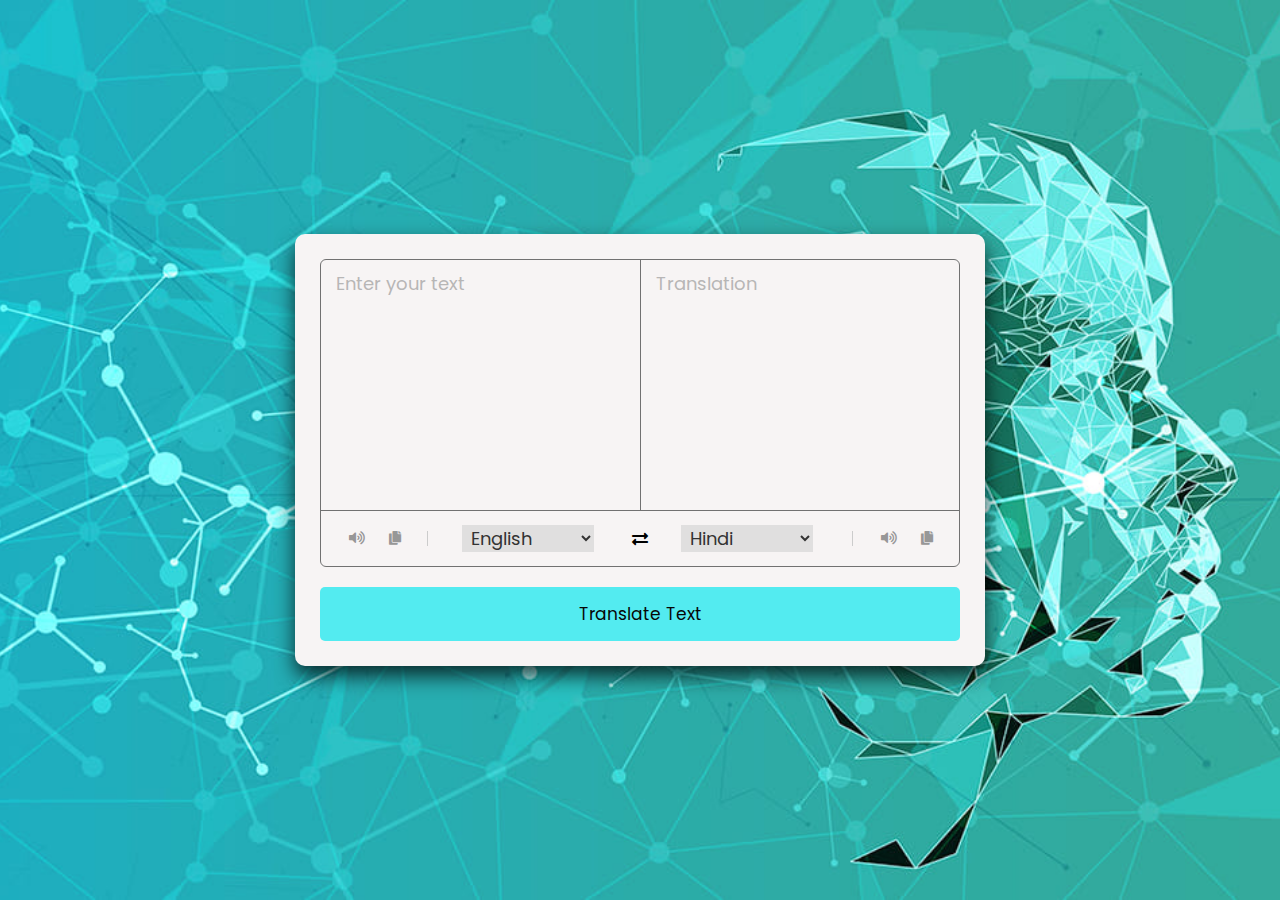
<file: Language Translator/index.html>
<!DOCTYPE html>

<html lang="en" dir="ltr">
  <head>
    <meta charset="utf-8">  
    <title>Language Translator | Shreyansh Dubey</title>
    <meta name="viewport" content="width=device-width, initial-scale=1.0">

    <!-- Font Awesome CDN Link for Icons -->
    <link rel="stylesheet" href="https://cdnjs.cloudflare.com/ajax/libs/font-awesome/5.15.3/css/all.min.css"/>
    
    <!-- CSS file Link -->
    <link rel="stylesheet" href="./style.css">


  </head>

  <body>
    <div class="container">
      <div class="wrapper">

        <div class="text-input">
          <textarea spellcheck="false" class="from-text" placeholder="Enter your text"></textarea>
          <textarea spellcheck="false" readonly disabled class="to-text" placeholder="Translation"></textarea>
        </div>

        <ul class="controls">
          <li class="row from">
            <div class="icons">
              <i id="from" class="fas fa-volume-up"></i>
              <i id="from" class="fas fa-copy"></i>
            </div>
            <select></select>
          </li>

          <li class="exchange"><i class="fas fa-exchange-alt"></i></li>

          <li class="row to">
            <select></select>
            <div class="icons">
              <i id="to" class="fas fa-volume-up"></i>
              <i id="to" class="fas fa-copy"></i>
            </div>
          </li>
        </ul>

      </div>

      <button>Translate Text</button>

    </div>
    
    <!-- JavaScript file attached to the system -->
    <script src="./js/countries.js"></script>
    <script src="./js/script.js"></script>

  </body>
</html>
</file>
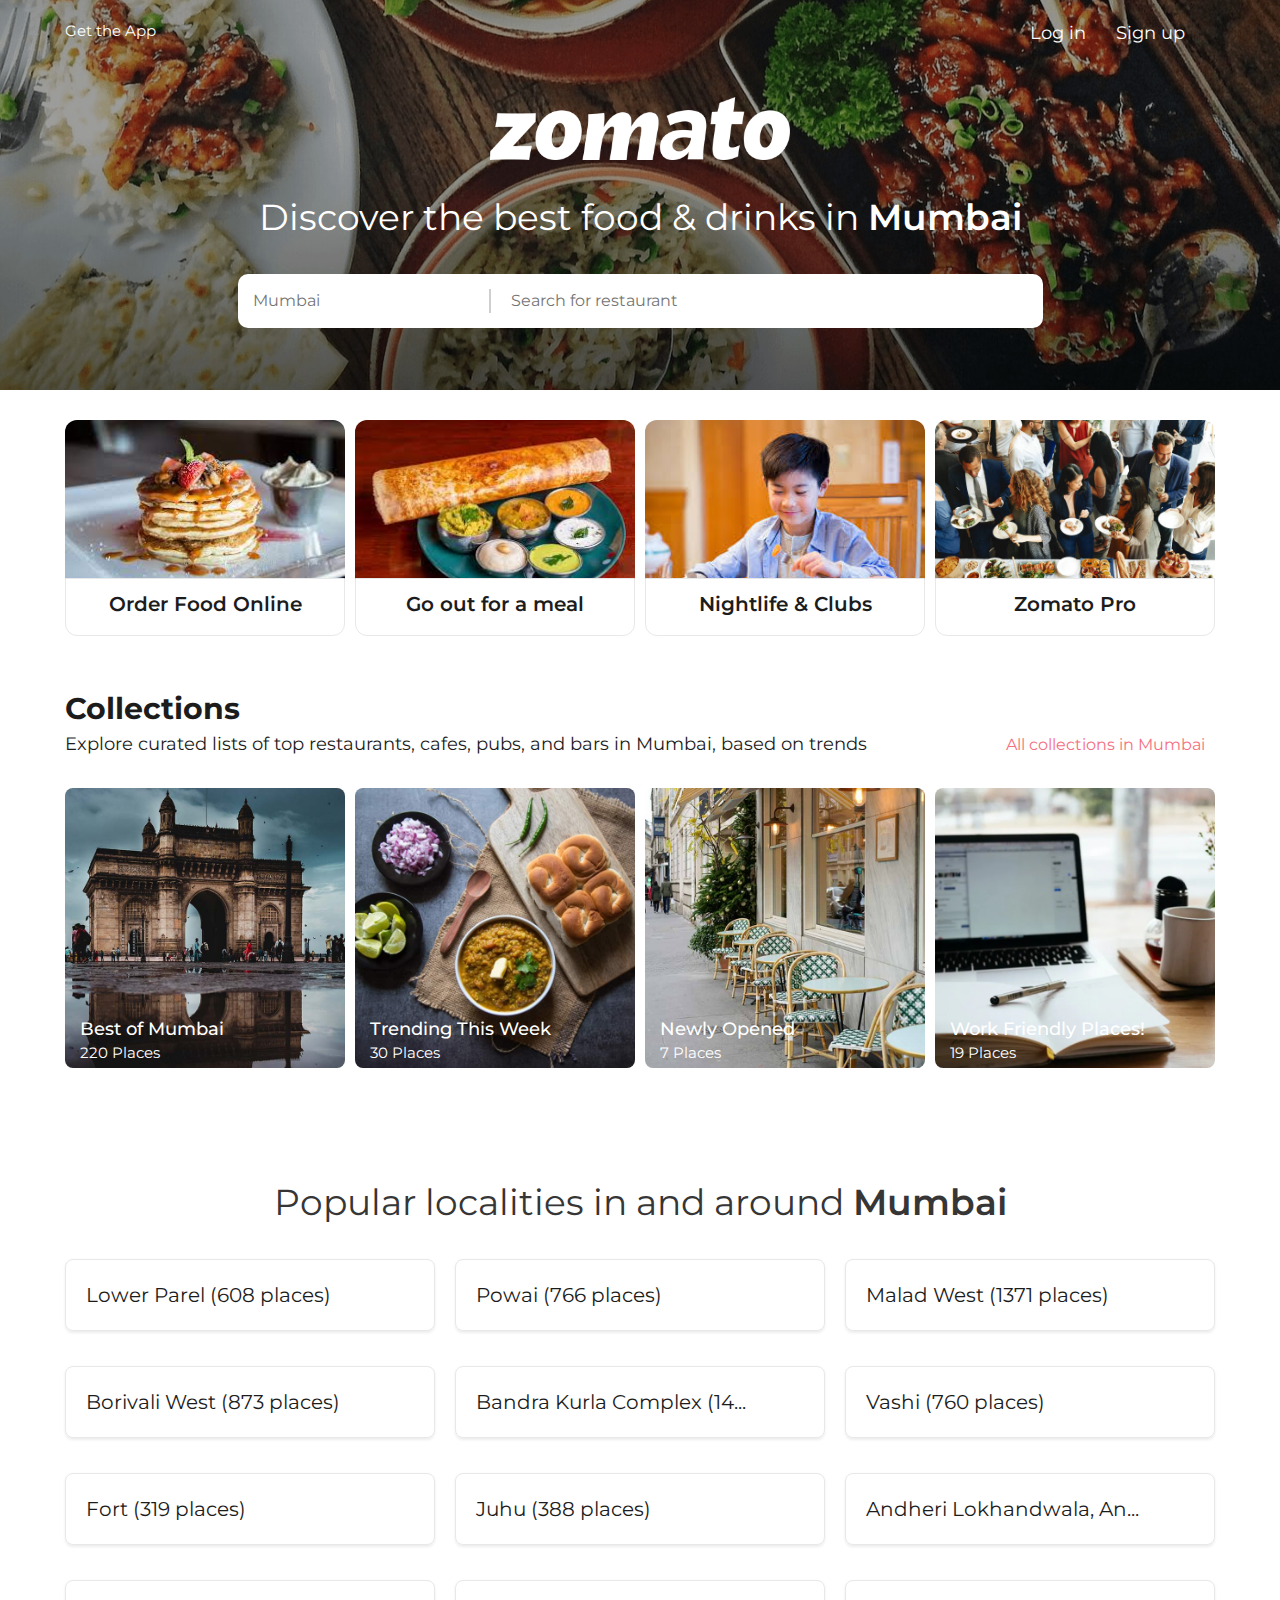
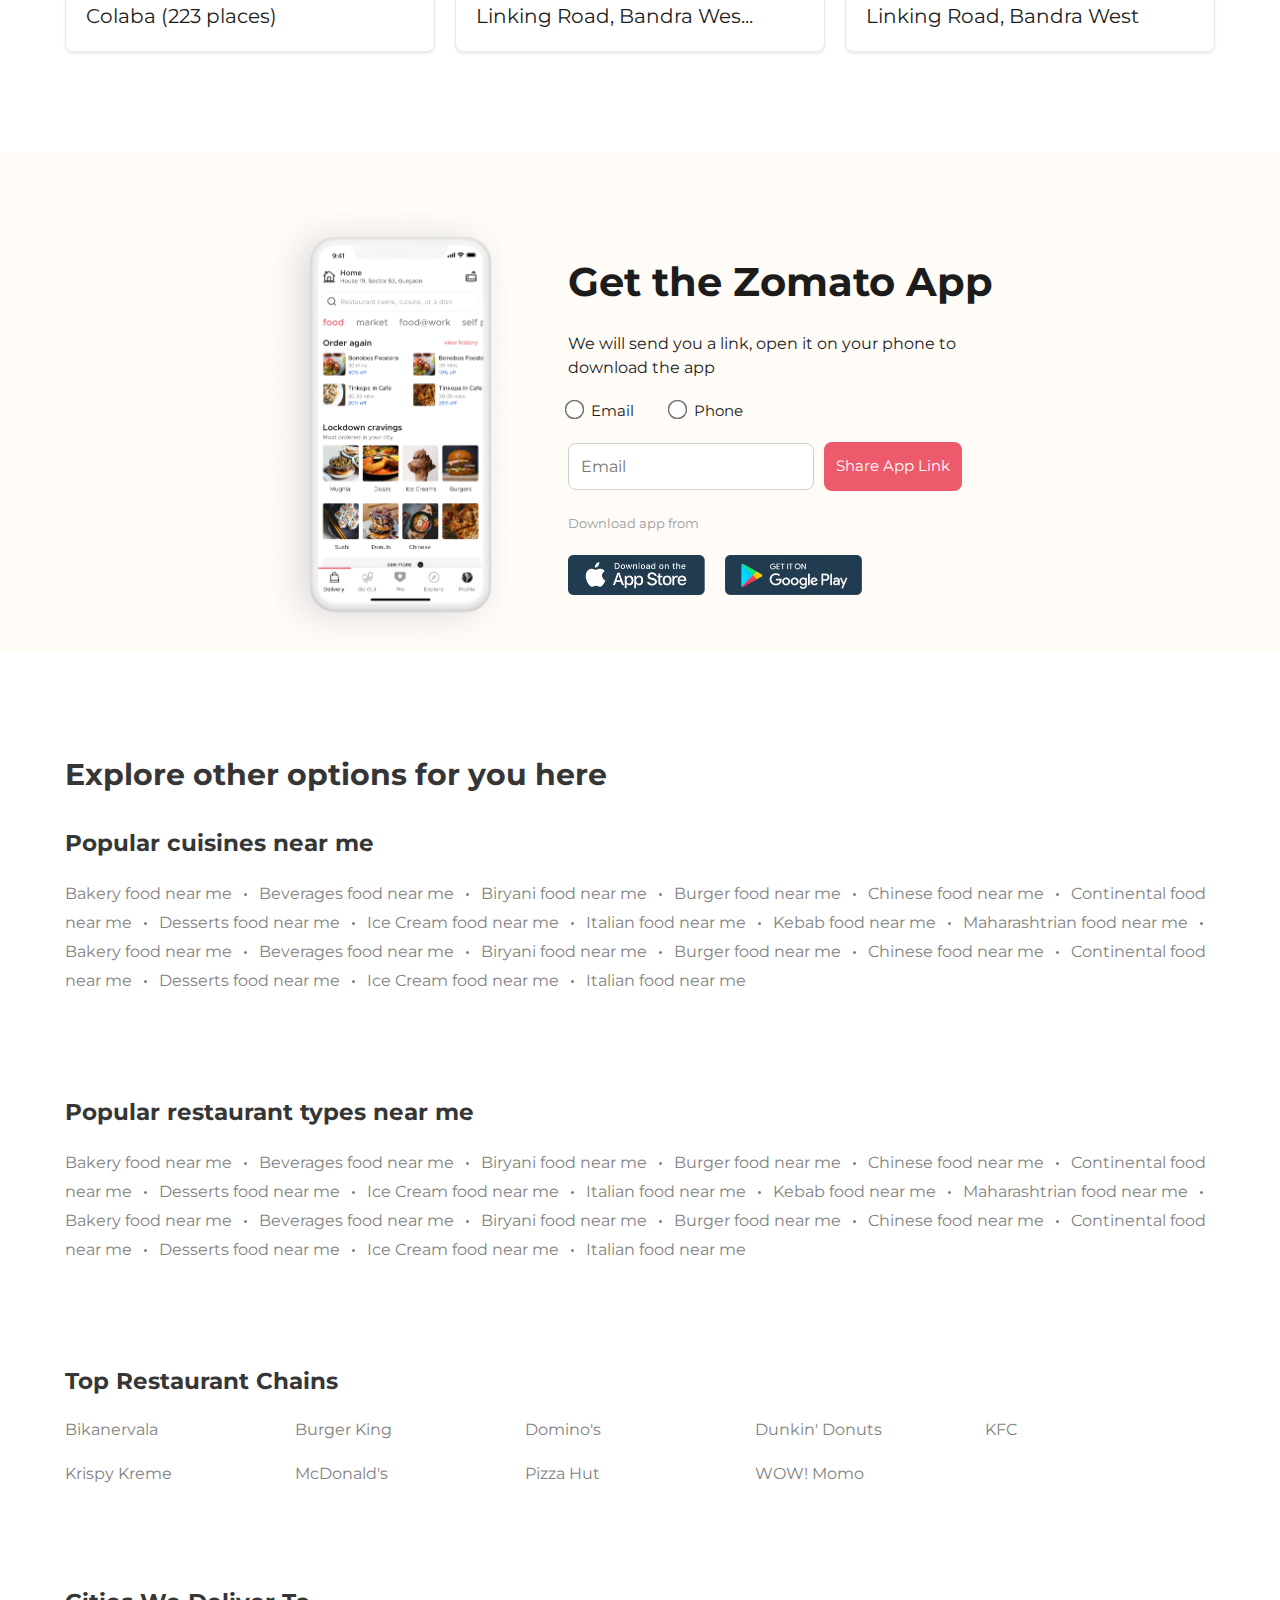
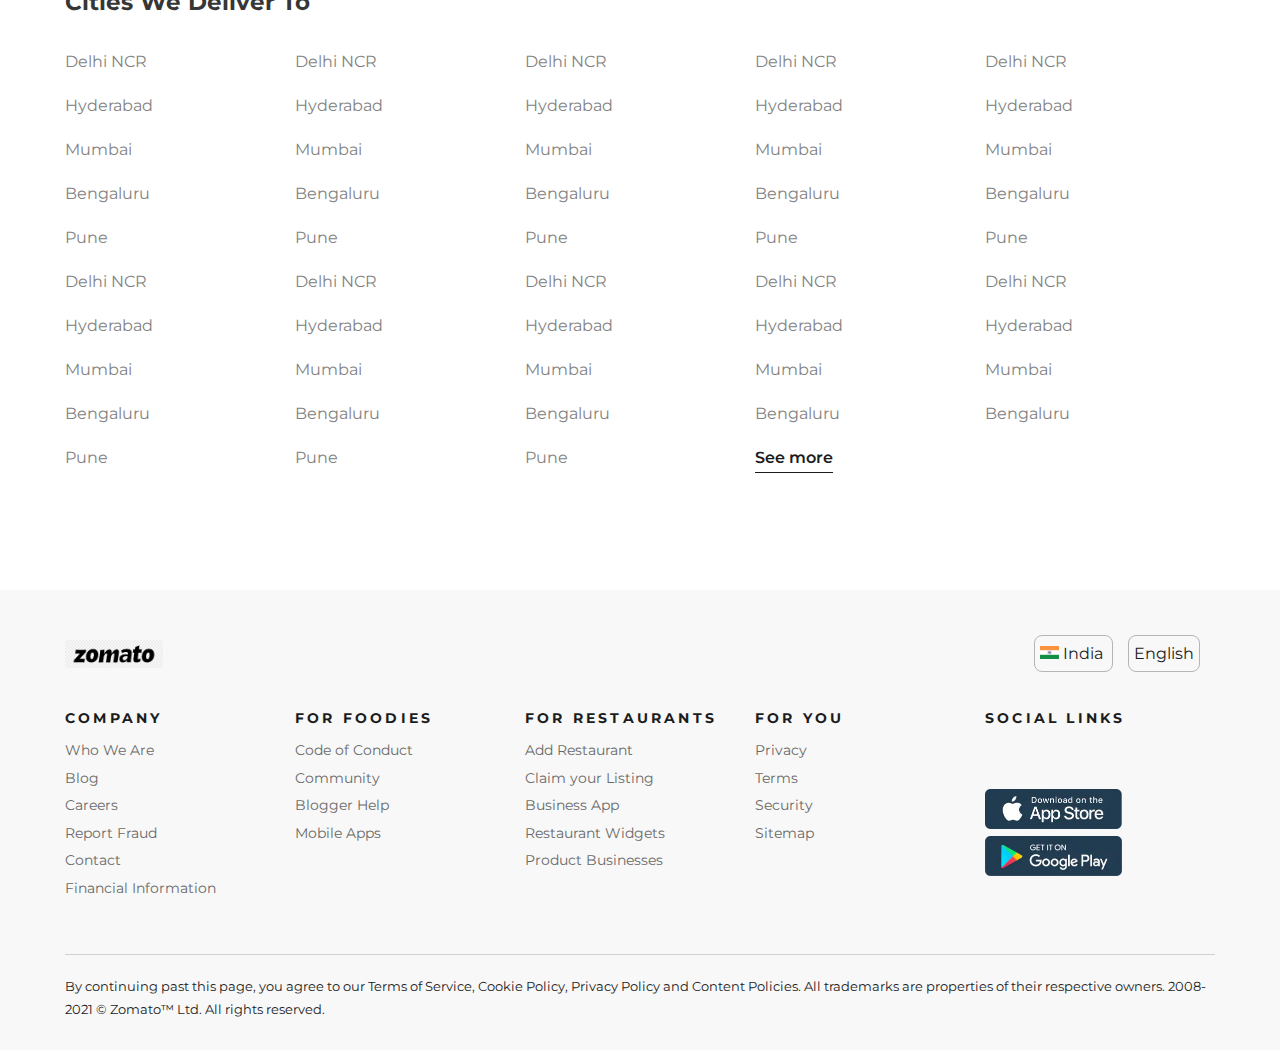
<file: zomato-homepage-clone/index.html>
<!DOCTYPE html>
<html>
<head>
	<meta charset="utf-8">
	<meta name="viewport" content="width=device-width, initial-scale=1.0">
	<title>Zomato | Mumbai</title>
	<link rel="stylesheet" href="https://cdnjs.cloudflare.com/ajax/libs/font-awesome/5.15.2/css/all.min.css" integrity="sha512-HK5fgLBL+xu6dm/Ii3z4xhlSUyZgTT9tuc/hSrtw6uzJOvgRr2a9jyxxT1ely+B+xFAmJKVSTbpM/CuL7qxO8w==" crossorigin="anonymous" />
	<link rel="stylesheet" href="./style.css"/>
<body>
	<!-- Header showcase-->
	<header class="showcase">
		<div class="container">
			<nav>
				<div>
					<a href="#"><i class="fa fa-mobile-alt"></i> Get the App</a>
				</div>
				<div class="right-menu">
					<a href="#">Log in</a>
					<a href="#">Sign up</a>
				</div>
			</nav>
			<div class="hero-text">
				<img src="./images/logo.webp" width="300">
				<h1>Discover the best food & drinks in <span class="bold-place">Mumbai</span></h1>
				<div class="search-bar">
					<div class="search-3">
						<i class="fa fa-map-marker-alt"></i>
						<input type="text" placeholder="Mumbai">
						<i class="fa fa-caret-down"></i>
					</div>
					<div class="search-2">
						<i class="fas fa-search"></i>
						<input type="text" class="search-right" placeholder="Search for restaurant" >				
					</div>
				</div>
			</div>
		</div>
	</header>

	<!-- Order section -->
	<section class="container">
		<div class="order-cat">
			<div class="hover">
				<img src="./images/image1.jpeg">
				<div class="order-title-bg">
					<p class="order-title">Order Food Online</p>
				</div>
			</div>
			<div class="hover">
				<img src="./images/image2.jpeg">
				<div class="order-title-bg">
					<p class="order-title">Go out for a meal</p>
				</div>
			</div>
			<div class="hover">
				<img src="./images/image3.jpeg">
				<div class="order-title-bg">
					<p class="order-title">Nightlife & Clubs</p>
				</div>
			</div>
			<div class="hover">
				<img src="./images/image4.jpg">
				<div class="order-title-bg">
					<p class="order-title">Zomato Pro</p>
				</div>
			</div>
		</div>
	</section>
	
	<!-- Collections -->
	<section class="container">
		<h1>Collections</h1>
		<div class="collections">
			<p>Explore curated lists of top restaurants, cafes, pubs, and bars in Mumbai, based on trends</p>
			<a href="#">All collections in Mumbai <i class="fa fa-caret-right"></i></a>
		</div>
		<div class="collection-grid">
			<div class="collection-box">
				<img src="./images/collection1.jpg">
				<div class="collection-title">
					<h3>Best of Mumbai</h3>
					<p>220 Places <i class="fa fa-caret-right"></i></p>
				</div>
			</div>
			<div class="collection-box">
				<img src="./images/collection2.jpg">
				<div class="collection-title">
					<h3>Trending This Week</h3>
					<p>30 Places <i class="fa fa-caret-right"></i></p>
				</div>
			</div>
			<div class="collection-box">
				<img src="./images/collection3.jpg">
				<div class="collection-title">
					<h3>Newly Opened</h3>
					<p>7 Places <i class="fa fa-caret-right"></i></p>
				</div>
			</div>
			<div class="collection-box">
				<img src="./images/collection4.webp">
				<div class="collection-title">
					<h3>Work Friendly Places!</h3>
					<p>19 Places <i class="fa fa-caret-right"></i></p>
				</div>
			</div>
		</div>
	</section>

	<!-- Localities -->
	<section class="container">
		<h1 class="local-title">Popular localities in and around <span class="bold-place">Mumbai</span></h1>
		<div class="locals-grid">
			<div class="local-box">
				<p>Lower Parel (608 places)</p>
				<i class="fa fa-chevron-right"></i>
			</div>
			<div class="local-box">
				<p>Powai (766 places)</p>
				<i class="fa fa-chevron-right"></i>
			</div>
			<div class="local-box">
				<p>Malad West (1371 places)</p>
				<i class="fa fa-chevron-right"></i>
			</div>
			<div class="local-box">
				<p>Borivali West (873 places)</p>
				<i class="fa fa-chevron-right"></i>
			</div>
			<div class="local-box">
				<p>Bandra Kurla Complex (14...</p>
				<i class="fa fa-chevron-right"></i>
			</div>
			<div class="local-box">
				<p>Vashi (760 places)</p>
				<i class="fa fa-chevron-right"></i>
			</div>
			<div class="local-box">
				<p>Fort (319 places)</p>
				<i class="fa fa-chevron-right"></i>
			</div>
			<div class="local-box">
				<p>Juhu (388 places)</p>
				<i class="fa fa-chevron-right"></i>
			</div>
			<div class="local-box">
				<p>Andheri Lokhandwala, An...</p>
				<i class="fa fa-chevron-right"></i>
			</div>
			<div class="local-box">
				<p>Colaba (223 places)</p>
				<i class="fa fa-chevron-right"></i>
			</div>
			<div class="local-box">
				<p>Linking Road, Bandra Wes...</p>
				<i class="fa fa-chevron-right"></i>
			</div>
			<div class="local-box">
				<p>Linking Road, Bandra West </p>
				<i class="fa fa-chevron-right"></i>
			</div>
		</div>
	</section>

	<!-- Get zomato app -->
	<section class="zom-app">
		<img src="./images/mobile-app.webp" alt="zomato-app">
		<div class="zom-app-right">
			<h1>Get the Zomato App</h1>
			<p>We will send you a link, open it on your phone to download the app</p>
			<div class="radio-btn">
				<label for="email"><input type="radio" id="email" name="app" value="email">Email</label>
				<label for="phone"><input type="radio" id="phone" name="app" value="phone">Phone</label>
			</div>
			<div class="email-phone">
				<input type="text" placeholder="Email">
				<a class="btn-share" href="#">Share App Link</a>
			</div>
			<p class="small-text"><small>Download app from</small></p>
			<div class="app-store">
				<div class="app-image">
					<img src="./images/app-store1.webp">
				</div>
				<div class="app-image">
					<img src="./images/app-store2.webp">
				</div>
			</div>
		</div>
	</section>

	<!-- Explore -->
	<section class="container">
		<h1 class="explore-title">Explore other options for you here</h1>
		<h2 class="explore-title-2">Popular cuisines near me</h2>
		<div class="wrap-links">
			<a href="#">Bakery food near me</a>
			<span class="dot-seperator"></span>
			<a href="#">Beverages food near me</a>
			<span class="dot-seperator"></span>
			<a href="#">Biryani food near me</a>
			<span class="dot-seperator"></span>
			<a href="#">Burger food near me</a>
			<span class="dot-seperator"></span>
			<a href="#">Chinese food near me</a>
			<span class="dot-seperator"></span>
			<a href="#">Continental food near me</a>
			<span class="dot-seperator"></span>
			<a href="#">Desserts food near me</a>
			<span class="dot-seperator"></span>
			<a href="#">Ice Cream food near me</a>
			<span class="dot-seperator"></span>
			<a href="#">Italian food near me</a>
			<span class="dot-seperator"></span>
			<a href="#">Kebab food near me</a>
			<span class="dot-seperator"></span>
			<a href="#">Maharashtrian food near me</a>
			<span class="dot-seperator"></span>
			<a href="#">Bakery food near me</a>
			<span class="dot-seperator"></span>
			<a href="#">Beverages food near me</a>
			<span class="dot-seperator"></span>
			<a href="#">Biryani food near me</a>
			<span class="dot-seperator"></span>
			<a href="#">Burger food near me</a>
			<span class="dot-seperator"></span>
			<a href="#">Chinese food near me</a>
			<span class="dot-seperator"></span>
			<a href="#">Continental food near me</a>
			<span class="dot-seperator"></span>
			<a href="#">Desserts food near me</a>
			<span class="dot-seperator"></span>
			<a href="#">Ice Cream food near me</a>
			<span class="dot-seperator"></span>
			<a href="#">Italian food near me</a>
		</div>
		<h2 class="explore-title-2">Popular restaurant types near me</h2>
		<div class="wrap-links">
			<a href="#">Bakery food near me</a>
			<span class="dot-seperator"></span>
			<a href="#">Beverages food near me</a>
			<span class="dot-seperator"></span>
			<a href="#">Biryani food near me</a>
			<span class="dot-seperator"></span>
			<a href="#">Burger food near me</a>
			<span class="dot-seperator"></span>
			<a href="#">Chinese food near me</a>
			<span class="dot-seperator"></span>
			<a href="#">Continental food near me</a>
			<span class="dot-seperator"></span>
			<a href="#">Desserts food near me</a>
			<span class="dot-seperator"></span>
			<a href="#">Ice Cream food near me</a>
			<span class="dot-seperator"></span>
			<a href="#">Italian food near me</a>
			<span class="dot-seperator"></span>
			<a href="#">Kebab food near me</a>
			<span class="dot-seperator"></span>
			<a href="#">Maharashtrian food near me</a>
			<span class="dot-seperator"></span>
			<a href="#">Bakery food near me</a>
			<span class="dot-seperator"></span>
			<a href="#">Beverages food near me</a>
			<span class="dot-seperator"></span>
			<a href="#">Biryani food near me</a>
			<span class="dot-seperator"></span>
			<a href="#">Burger food near me</a>
			<span class="dot-seperator"></span>
			<a href="#">Chinese food near me</a>
			<span class="dot-seperator"></span>
			<a href="#">Continental food near me</a>
			<span class="dot-seperator"></span>
			<a href="#">Desserts food near me</a>
			<span class="dot-seperator"></span>
			<a href="#">Ice Cream food near me</a>
			<span class="dot-seperator"></span>
			<a href="#">Italian food near me</a>
		</div>
		<h2 class="explore-title-2">Top Restaurant Chains</h2>
		<div class="restraunt-chains">
			<a href="#">Bikanervala</a>
			<a href="#">Burger King</a>
			<a href="#">Domino's</a>
			<a href="#">Dunkin' Donuts</a>
			<a href="#">KFC</a>
			<a href="#">Krispy Kreme</a>
			<a href="#">McDonald's</a>
			<a href="#">Pizza Hut</a>
			<a href="#">WOW! Momo</a>
		</div>
		<h2 class="explore-title-2">Cities We Deliver To</h2>
		<div class="footer-links">
			<ul>
				<li><a href="#">Delhi NCR</a></li>
				<li><a href="#">Hyderabad</a></li>
				<li><a href="#">Mumbai</a></li>
				<li><a href="#">Bengaluru</a></li>
				<li><a href="#">Pune</a></li>
				<li><a href="#">Delhi NCR</a></li>
				<li><a href="#">Hyderabad</a></li>
				<li><a href="#">Mumbai</a></li>
				<li><a href="#">Bengaluru</a></li>
				<li><a href="#">Pune</a></li>
			</ul>
			<ul>
				<li><a href="#">Delhi NCR</a></li>
				<li><a href="#">Hyderabad</a></li>
				<li><a href="#">Mumbai</a></li>
				<li><a href="#">Bengaluru</a></li>
				<li><a href="#">Pune</a></li>
				<li><a href="#">Delhi NCR</a></li>
				<li><a href="#">Hyderabad</a></li>
				<li><a href="#">Mumbai</a></li>
				<li><a href="#">Bengaluru</a></li>
				<li><a href="#">Pune</a></li>
			</ul>
			<ul>
				<li><a href="#">Delhi NCR</a></li>
				<li><a href="#">Hyderabad</a></li>
				<li><a href="#">Mumbai</a></li>
				<li><a href="#">Bengaluru</a></li>
				<li><a href="#">Pune</a></li>
				<li><a href="#">Delhi NCR</a></li>
				<li><a href="#">Hyderabad</a></li>
				<li><a href="#">Mumbai</a></li>
				<li><a href="#">Bengaluru</a></li>
				<li><a href="#">Pune</a></li>
			</ul>
			<ul>
				<li><a href="#">Delhi NCR</a></li>
				<li><a href="#">Hyderabad</a></li>
				<li><a href="#">Mumbai</a></li>
				<li><a href="#">Bengaluru</a></li>
				<li><a href="#">Pune</a></li>
				<li><a href="#">Delhi NCR</a></li>
				<li><a href="#">Hyderabad</a></li>
				<li><a href="#">Mumbai</a></li>
				<li><a href="#">Bengaluru</a></li>
				<li><a href="#" class="last-link">See more</a></li>
			</ul>
			<ul>
				<li><a href="#">Delhi NCR</a></li>
				<li><a href="#">Hyderabad</a></li>
				<li><a href="#">Mumbai</a></li>
				<li><a href="#">Bengaluru</a></li>
				<li><a href="#">Pune</a></li>
				<li><a href="#">Delhi NCR</a></li>
				<li><a href="#">Hyderabad</a></li>
				<li><a href="#">Mumbai</a></li>
				<li><a href="#">Bengaluru</a></li>
			</ul>
		</div>
	</section>
	<!-- Footer -->
	<section class="footer-bar">
		<div class="container">
			<div class="footer-lang">
				<img class="footer-logo" src="./images/zomato logo.png">
				<div class="btn-lang-top">
					<a class="lang-btn" href="#"><img src="./images/india-flag.jpg" height="13px"> India <small><i class="fa fa-chevron-down"></i></small></a>
					<a class="lang-btn" href="#"> <i class="fa fa-globe"></i> English <small><i class="fa fa-chevron-down"></i></small></a>
				</div>
			</div>
			<div class="footer-last-links">
				<ul>
					<li><h4 class="footer-list-title">COMPANY</h4></li>
					<li><a href="#">Who We Are</a></li>
					<li><a href="#">Blog</a></li>
					<li><a href="#">Careers</a></li>
					<li><a href="#">Report Fraud</a></li>
					<li><a href="#">Contact</a></li>
					<li><a href="#">Financial Information</a></li>
				</ul>
				<ul>
					<li><h4 class="footer-list-title">FOR FOODIES</h4></li>
					<li><a href="#">Code of Conduct</a></li>
					<li><a href="#">Community</a></li>
					<li><a href="#">Blogger Help</a></li>
					<li><a href="#">Mobile Apps</a></li>
				</ul>
				<ul>
					<li><h4 class="footer-list-title">FOR RESTAURANTS</h4></li>
					<li><a href="#">Add Restaurant</a></li>
					<li><a href="#">Claim your Listing</a></li>
					<li><a href="#">Business App</a></li>
					<li><a href="#">Restaurant Widgets</a></li>
					<li><a href="#">Product Businesses</a></li>
				</ul>
				<ul>
					<li><h4 class="footer-list-title">FOR YOU</h4></li>
					<li><a href="#">Privacy</a></li>
					<li><a href="#">Terms</a></li>
					<li><a href="#">Security</a></li>
					<li><a href="#">Sitemap</a></li>
				</ul>
				<div>
					<h4 class="footer-list-title">SOCIAL LINKS</h4>
					<div class="footer-social-icons">
						<a href="#"><i class="fab fa-facebook"></i></a>
						<a href="#"><i class="fab fa-twitter"></i></a>
						<a href="#"><i class="fab fa-linkedin"></i></a>
						<a href="#"><i class="fab fa-youtube"></i></a>
						<a href="#"><i class="fab fa-instagram"></i></a>
					</div>
					<div class="footer-app-image">
						<img src="./images/app-store1.webp" width="137px">
						<img src="./images/app-store2.webp" width="137px">
					</div>
				</div>
			</div>
			<div class="footer-copyright">
				<p><small>By continuing past this page, you agree to our Terms of Service, Cookie Policy, Privacy Policy and Content Policies. All trademarks are properties of their respective owners. 2008-2021 © Zomato™ Ltd. All rights reserved.</small></p>
			</div>
		</div>
		
	</section>
</body>
</html>
</file>
<file: Language Translator/style.css>
/* Import Google Font - Poppins */
@import url('https://fonts.googleapis.com/css2?family=Poppins:wght@400;500;600;700&display=swap');
*{
  margin: 0;
  padding: 0;
  box-sizing: border-box;
  font-family: 'Poppins', sans-serif;
}

body{
  display: flex;
  align-items: center;
  justify-content: center;
  padding: 0 10px;
  min-height: 100vh;
  background-size: cover;
  background-position: center;
  background-image: url(./images/background.jpg);
}

.container{
  max-width: 690px;
  width: 100%;
  padding: 25px;
  background: #f7f4f4;
  border-radius: 10px;
  box-shadow: 0 10px 20px rgba(0,0,0,0.75);
}

.wrapper{
  border-radius: 6px;
  border: 1px solid #717171;
}

.wrapper .text-input{
  display: flex;
  border-bottom: 1px solid #717171;
}

.text-input .to-text{
  border-radius: 0px;
  border-left: 1px solid #717171;
}

.text-input textarea{
  height: 250px;
  width: 100%;
  border: none;
  outline: none;
  resize: none;
  background: none;
  font-size: 18px;
  padding: 10px 15px;
  border-radius: 5px;
}

.text-input textarea::placeholder{
  color: #b7b6b6;
}

.controls, li, .icons, .icons i{
  display: flex;
  align-items: center;
  justify-content: space-between;
}
.controls .icons #from{
  height: 35px;
  width: 50px;
  margin-left: .3rem;
  text-align: center;
  cursor: pointer;
  line-height: 35px;
  border-radius: 50%;
  transition: all .3s ease-out;
}
.controls .icons #from:hover{
  background: #606060;
  color: #fff;
  transform: scale(1.05);
}

.controls{
  list-style: none;
  align-items: center;
  padding: 10px 15px;
}
.controls .row .icons{
  width: 35%;
}
.controls .row .icons i{
  width: 50px;
  color: #979797;
  font-size: 14px;
  cursor: pointer;
  transition: transform 0.2s ease;
  justify-content: center;
}
.controls .row.from .icons{
  padding-right: 15px;
  border-right: 1px solid #ccc;
  height: 15px;
}

.controls .row select{
  color: #333;
  border: none;
  outline: none;
  cursor: pointer;
  font-size: 18px;
  background: #e0dfdf;
  margin-right: 5px;
  padding-left: 5px;
}

.controls .row.to .icons{
  padding-left: 15px;
  border-left: 1px solid #ccc;
  height: 15px;
}

.controls .exchange{
  height: 35px;
  width: 35px;
  cursor: pointer;
  line-height: 35px;
  border-radius: 50%;
  align-items: center;
  justify-content: center;
}
.controls .exchange:hover{
  background: #606060;
  color: #fff;
  transform: scale(1.05);
}

.controls .icons #to{
  height: 35px;
  width: 50px;
  margin-left: .3rem;
  text-align: center;
  cursor: pointer;
  line-height: 35px;
  border-radius: 50%;
  transition: all .3s ease-out;
}
.controls .icons #to:hover{
  background: #606060;
  color: #fff;
  transform: scale(1.05);
}



.text-input textarea::-webkit-scrollbar{
  width: 4px;
}
.controls .row select::-webkit-scrollbar{
  width: 8px;
}
.text-input textarea::-webkit-scrollbar-track,
.controls .row select::-webkit-scrollbar-track{
  background: #fff;
}
.text-input textarea::-webkit-scrollbar-thumb{
  background: #ddd;
  border-radius: 8px;
}
.controls .row select::-webkit-scrollbar-thumb{
  background: #999;
  border-radius: 8px;
  border-right: 2px solid #ffffff;
}

.controls i:active{
  transform: scale(0.9);
}
.container button{
  width: 100%;
  padding: 14px;
  outline: none;
  border: none;
  color: rgb(7, 7, 7);
  cursor: pointer;
  margin-top: 20px;
  font-size: 17px;
  border-radius: 5px;
  background: #53ebf0;
}

.container button:hover{
  transition: all .5s ease;
  transform: scale(1.025);
  box-shadow: 0 2px 15px rgba(0, 0, 0, .7);
}


@media (max-width: 660px){
  .container{
    padding: 20px;
  }
  .wrapper .text-input{
    flex-direction: column;
  }
  .text-input .to-text{
    border-left: 0px;
    border-top: 1px solid #ccc;
  }
  .text-input textarea{
    height: 200px;
  }
  .controls .row .icons{
    display: none;
  }
  .container button{
    padding: 13px;
    font-size: 16px;
  }
  .controls .row select{
    font-size: 16px;
  }
  .controls .exchange{
    font-size: 14px;
  }
}
</file>
<file: zomato-homepage-clone/style.css>
@import url('https://fonts.googleapis.com/css2?family=Montserrat&display=swap');
* {
	box-sizing: border-box;
	padding: 0;
	margin: 0;
}

body {
	font-family: 'Montserrat', sans-serif;
	color: #1c1c1c;
	font-size: 15px;
	line-height: 1.5;
}

/*Global*/
.container {
	width: 90%;
	max-width: 1150px;
	margin: auto;
}

h1 {
	font-size: 30px;
}

/*Header schowcase*/
.showcase {
	width: 100%;
	height: 390px;
	background: url('images/hero.jpg') no-repeat center center/cover;
	margin-bottom: 30px;
}

/*Navigation menu*/
nav {
	display: flex;
	justify-content: space-between;
	text-align: center;
	color: #fff;
	padding: 20px 0;
}

nav a {
	color: #fff;
	text-decoration: none;
}

nav .right-menu {
	display: flex;
	justify-content: center;
	align-items: center;
}

nav .right-menu a {
	padding-right: 30px;
	font-size: 18px;
}


/*Hero-content*/
.hero-text {
	display: flex;
	flex-direction: column;
	text-align: center;
	align-items: center;
	justify-content: flex-end;
	margin-top: 30px;
}

.hero-text h1{
	color: #fff;
	font-size: 36px;
	font-weight: 400;
	margin: 30px 0;
}

span.bold-place {
	font-weight: 600;
}


/*Search bar*/
.hero-text .search-bar {
	background-color: #fff;
	display: flex;
	justify-content: flex-start;
	align-items: center;
	width: 70%;
	padding: 15px 10px;
	border-radius: 10px;
}

.fa-map-marker-alt {
	color: #F57082;
	font-size: 16px;
	margin-right: 5px;
}

input[type="text"] {
	border: 0;
	font-family: inherit;
	font-size: 16px;
}

input[type="text"]:focus {
	outline: 0;
}

.fa-caret-down {
	color: #4f4f4f;
	font-size: 16px;
	margin: 0 8px;
}

.hero-text .search-bar .search-3 {
	border-right: 2px solid #cfcfcf;
}

.fa-search {
	color: #828282;
	font-size: 16px;
	margin: 0 10px;
}

/*Order category*/
.order-cat {
	display: grid;
	grid-template-columns: repeat(4, 1fr);
	grid-gap: 10px;
	margin-bottom: 50px;
}

.order-cat .hover{
	position: relative;
	cursor: pointer;
	transition: transform 0.3s;
}

.order-cat .hover:hover {
	transform: scale(1.05);
}

.order-cat img {
	width: 100%;
	border-radius: 12px;
}

.order-cat .order-title-bg {
	position: absolute;
	left: 0;
	bottom: 0;
	padding: 10px 0 16px;
	background-color: #fff;
	width: 100%;
	border: 1px solid #e8e8e8;
	border-radius: 0 0 12px 12px;
}

.order-cat .order-title {
	font-size: 20px;
	font-weight: 600;
	text-align: center;
}

/*Collections*/
.collections {
	display: flex;
	align-items: center;
	justify-content: space-between;
	margin-bottom: 30px;
}

.collections p{
	font-size: 18px;
}

.collections a{
	font-size: 16px;
	color: #f57082;
	text-decoration: none;
}

.collections .fa-caret-right{
	margin-left: 10px;
}

.collection-grid {
	display: grid;
	grid-template-columns: repeat(4, 1fr);
	grid-gap: 10px;
	margin-bottom: 100px;
}

.collection-grid .collection-box {
	position: relative;
}

.collection-grid .collection-box img {
	width: 100%;
	border-radius: 8px;
}

.collection-grid .collection-box .collection-title {
	position: absolute;
	left: 0;
	bottom: 0;
	padding: 10px 15px;
}

.collection-grid .collection-box .collection-title h3 {
	font-weight: 500;
	color: #fff;
}

.collection-grid .collection-box .collection-title p {
	color: #fff;
}

/*Localities*/
h1.local-title {
	color: #363636;
	font-size: 36px;
	font-weight: 400;
	text-align: center;
	margin-bottom: 30px;
}

.locals-grid {
	display: grid;
	grid-template-columns: repeat(3, 1fr);
	column-gap: 20px;
	row-gap: 35px;
}

.locals-grid .local-box {
	display: flex;
	align-items: center;
	justify-content: space-between;
	padding: 20px;
	font-size: 20px;
	color: #1c1c1c;
	border: 1px solid #e8e8e8;
	border-radius: 8px;
	box-shadow: 0 1.4px 2.8px rgba(28,28,28,0.08);
	cursor: pointer;
}

.locals-grid .local-box:hover {
	box-shadow: 0 1.4px 2.8px 2px rgba(28,28,28,0.08);
}

.local-box .fa-chevron-right {
	font-size: 10px;
}

/*Get zomato app*/
.zom-app {
	background-color: #FFFBF7;
	margin: 100px auto;
	padding-top: 50px;
	display: flex;
	align-items: center;
	justify-content: center;
}

.zom-app img {
	height: 450px;
}

.zom-app .zom-app-right {
	margin-left: 50px;
	width: 450px;
}

.zom-app .zom-app-right h1{
	font-size: 40px;
	margin-bottom: 20px;
}

.zom-app .zom-app-right p{
	font-size: 16px;
	margin-bottom: 20px;
}

.zom-app-right .radio-btn {
	display: flex;
	align-items: flex-start;
	justify-content: space-between;
	width: 50%;
	padding-right: 50px;
	margin-bottom: 20px;
}

.zom-app-right .radio-btn input[type="radio"] {
	transform: scale(1.5);
	margin-right: 10px;
}

.zom-app-right .email-phone {
	display: flex;
	align-items: center;
	justify-content: flex-start;
}

.zom-app-right input[type="text"] {
	padding: 13px 12px;
	border-radius: 8px;
	border: 1px solid #cfcfcf;
	margin-right: 10px;
}

.zom-app-right a.btn-share {
	color: #fff;
	background-color: #ed5a6b;
	border-radius: 8px;
	padding: 13px 12px;
	text-decoration: none;
}

.zom-app-right a.btn-share:hover {
	background-color: #ec4654;
}

.zom-app-right .app-store {
	display: flex;
	align-items: center;
	justify-content: flex-start;
}

.zom-app-right p.small-text {
	color: #9c9c9c;
	margin-top: 20px;
}

.zom-app-right .app-store .app-image {
	margin-right: 20px;
}

.zom-app-right .app-store img {
	width: 137px;
	height: 40px;
}

/*Explore*/
h1.explore-title {
	margin-bottom: 30px;
	color: #363636;
} 

h2.explore-title-2 {
	margin-bottom: 20px;
	color: #363636;
}

.wrap-links {
	margin-bottom: 100px;
}

.wrap-links a {
	font-size: 16px;
	color: #828282;
	text-decoration: none;
	margin-right: 8px;
	line-height: 1.8;
}

.wrap-links .dot-seperator {
	display: inline-block;
	height: 3px;
	width: 3px;
	background-color: #828282;
	border-radius: 50%;
	margin-bottom: 3px;
	margin-right: 8px;
}

.restraunt-chains {
	display: grid;
	grid-template-columns: repeat(5, 1fr);
	row-gap: 20px;
	margin-bottom: 100px;
}

.restraunt-chains a {
	font-size: 16px;
	color: #828282;
	text-decoration: none;
}

.footer-links {
	display: grid;
	grid-template-columns: repeat(5, 1fr);
	margin-top: 30px;
	margin-bottom: 100px;
}

.footer-links ul li{
	list-style: none;
	margin-bottom: 20px;
}

.footer-links ul li a {
	font-size: 16px;
	color: #828282;
	text-decoration: none;
}

.footer-links ul li a:hover {
	color: #363636;
}

.footer-links ul li a.last-link {
	color: #1c1c1c;
	padding-bottom: 5px;
	border-bottom: 1px solid #1c1c1c;
	font-weight: 600;
}

/*Footer bar*/
.footer-bar {
	background-color: #F8F8F8;
	padding-top: 50px;
}

.footer-bar .footer-lang {
	display: flex;
	align-items: center;
	justify-content: space-between;
	margin-bottom: 10px;
}

.footer-bar .footer-lang img.footer-logo {
	height: 28px;
}

.footer-bar .footer-lang a.lang-btn {
	text-decoration: none;
	font-size: 16px;
	color: #1c1c1c;
	padding: 8px 5px;
	border: 1px solid #b5b5b5;
	border-radius: 8px;
	margin-right: 15px;
}

.footer-bar .footer-last-links {
	display: grid;
	grid-template-columns: repeat(5, 1fr);
	padding-top: 30px;
	padding-bottom: 50px;
}

.footer-bar .footer-last-links ul li{
	list-style: none;
	margin-bottom: 5px;
}

.footer-bar .footer-last-links h4.footer-list-title {
	margin-bottom: 10px;
	letter-spacing: 0.2rem;
	font-size: 14px;
}

.footer-bar .footer-last-links ul li a {
	text-decoration: none;
	color: #696969;
	font-size: 14px;
}

.footer-bar .footer-last-links ul li a:hover {
	color: #1c1c1c;
}

.footer-bar .footer-last-links .footer-social-icons {
	margin-bottom: 20px;
}

.footer-bar .footer-last-links .footer-social-icons a {
	color: #1c1c1c;
}

.footer-bar .footer-last-links .footer-social-icons .fa-facebook,
.footer-bar .footer-last-links .footer-social-icons .fa-twitter,
.footer-bar .footer-last-links .footer-social-icons .fa-linkedin,
.footer-bar .footer-last-links .footer-social-icons .fa-youtube,
.footer-bar .footer-last-links .footer-social-icons .fa-instagram {
	font-size: 20px;
	margin-right: 5px;
}

.footer-bar .footer-last-links .footer-app-image{
	border-radius: 5px;
}

.footer-bar .footer-copyright {
	padding-top: 20px;
	padding-bottom: 30px;
	border-top: 1px solid #cfcfcf;
}

/*Mobile View*/
@media(max-width: 500px) {
	.showcase {
		height: 500px;
	}

	.hero-text .search-bar {
		width: 100%;
	}

	.search-3 {
		display: none;
	}

	.order-cat {
	grid-template-columns: repeat(2, 1fr);
	}

	.collections {
	flex-direction: column;
	justify-content: center;
	}

	.collection-grid {
	grid-template-columns: repeat(2, 1fr);
	}

	.locals-grid {
	grid-template-columns: repeat(1, 1fr);
	}

	.zom-app {
		padding-left: 20px;
		padding-right: 20px;
		flex-direction: column;
	}

	.zom-app .zom-app-right {
	margin-left: 20px;
	width: 100%;
	}

	.restraunt-chains {
	grid-template-columns: repeat(3, 1fr);
	}

    .footer-bar .footer-lang {
        flex-direction: column;
    }

    .footer-bar .footer-lang .btn-lang-top {
        margin-top: 20px;
    }

	.footer-links {
	grid-template-columns: repeat(2, 1fr);
	}

	.footer-bar .footer-last-links {
	display: grid;
	grid-template-columns: repeat(1, 1fr);
	}

	.footer-bar .footer-last-links h4.footer-list-title {
		margin-top: 20px;
	}

}
</file>
